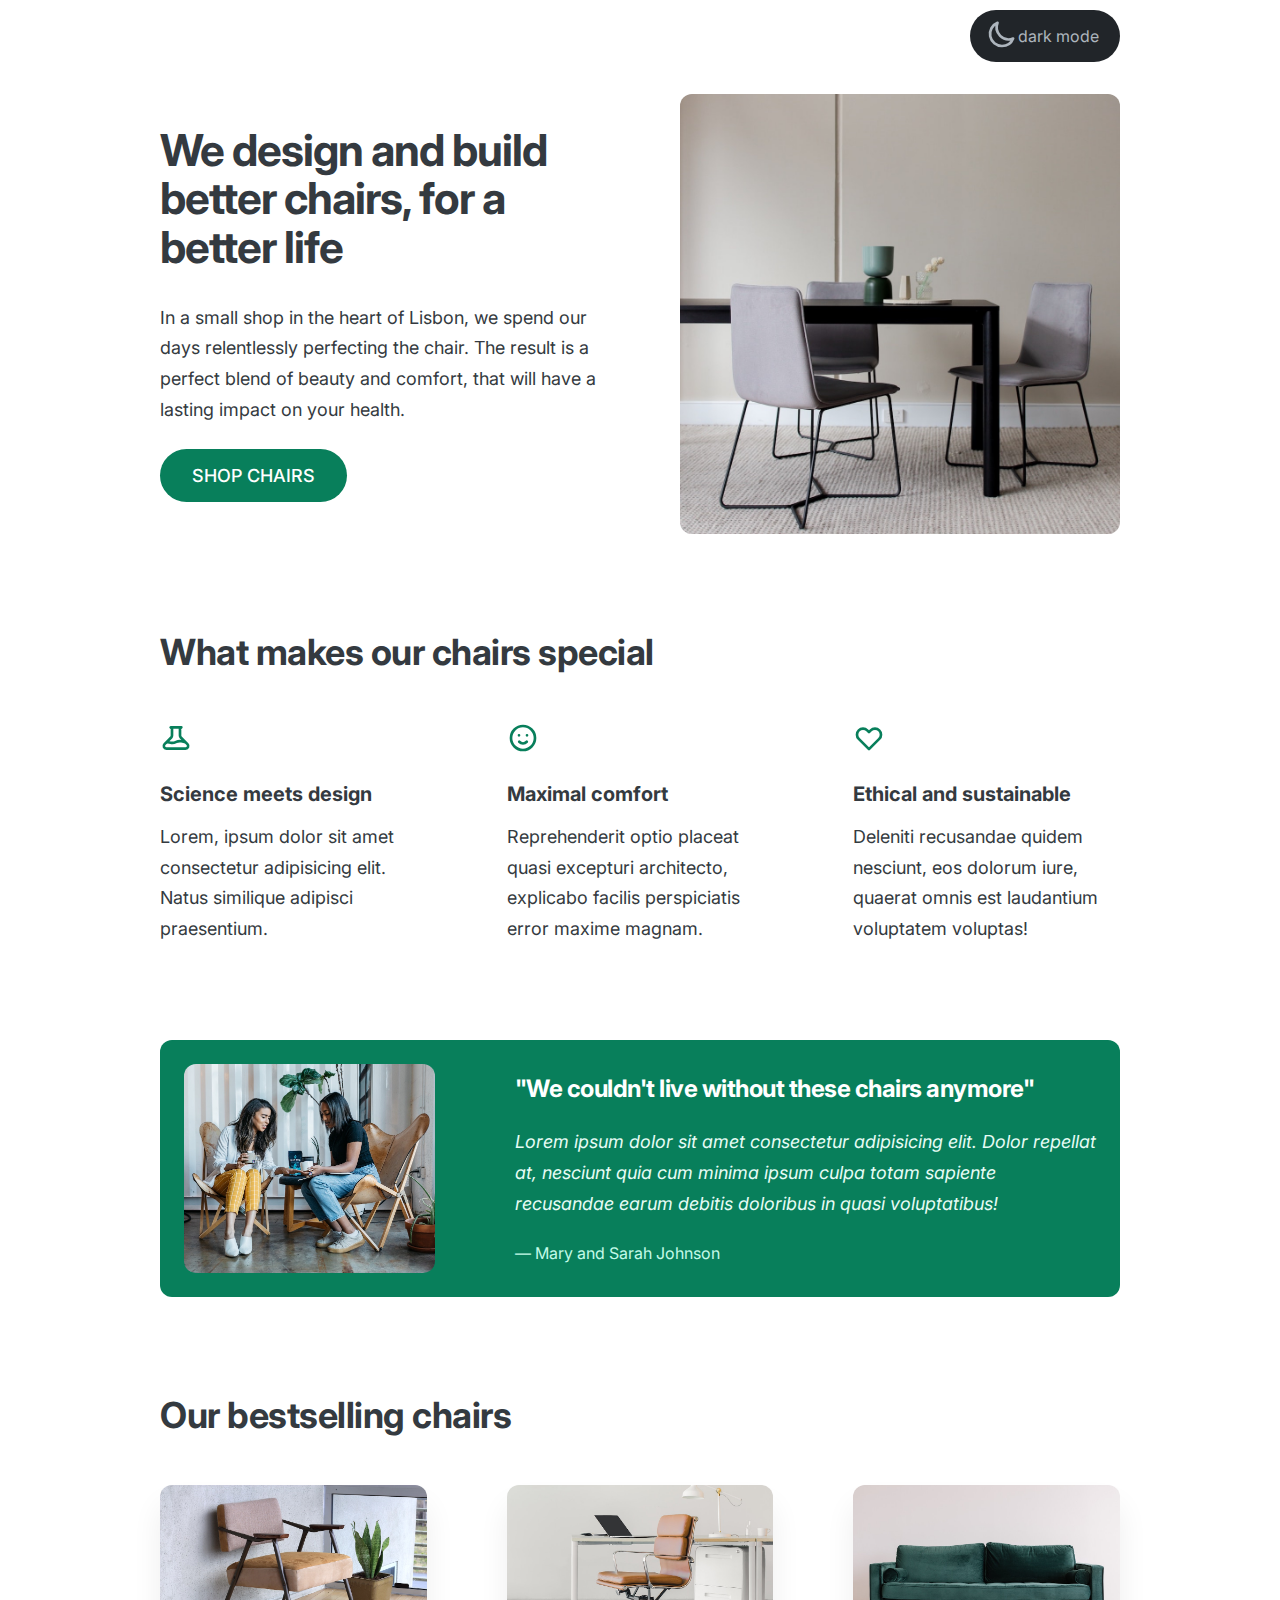
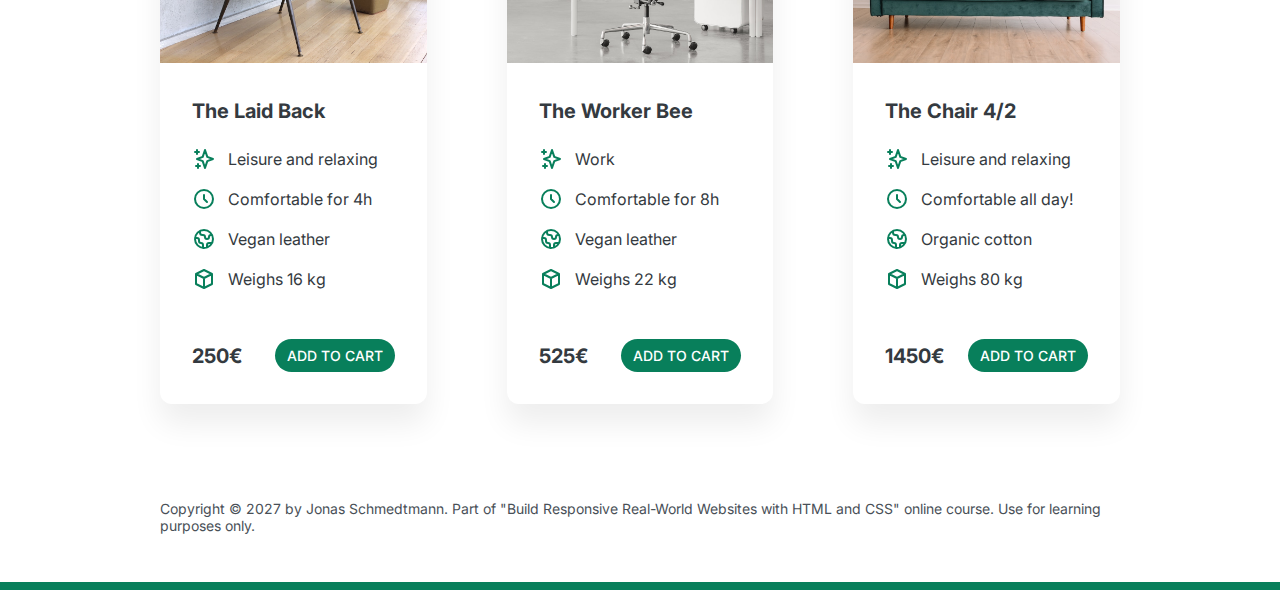
<file: index.html>
<!DOCTYPE html>
<html lang="en">
  <head>
    <meta charset="UTF-8" />
    <meta http-equiv="X-UA-Compatible" content="IE=edge" />
    <meta name="viewport" content="width=device-width, initial-scale=1.0" />

    <link rel="stylesheet" href="style.css" />
    <title>Lisbon Chair Shop</title>
    <!-- FONT INTER -->
    <link rel="preconnect" href="https://fonts.googleapis.com">
    <link rel="preconnect" href="https://fonts.gstatic.com" crossorigin>
    
    <link href="https://fonts.googleapis.com/css2?family=Inter:wght@400;500;600;700;800;900&display=swap" rel="stylesheet">
  </head>
  <body>
    
    
    <div class="container">
      
      <!-- DARK MODE BUTTON -->
        <div class="dark-mode-container">
          
          <a href="dark-mode/index.html" class="dark-mode-link">
            <svg xmlns="http://www.w3.org/2000/svg" class="dark-mode-icon" fill="none" viewBox="0 0 24 24" stroke="currentColor" stroke-width="2">
              <path stroke-linecap="round" stroke-linejoin="round" d="M20.354 15.354A9 9 0 018.646 3.646 9.003 9.003 0 0012 21a9.003 9.003 0 008.354-5.646z" />
            </svg>
          </a>
          <a href="dark-mode/index.html" class="dark-mode-text">dark mode</a>
        </div>
      
        
      <header>
        <div class="header-text-box">
          <h1>We design and build better chairs, for a better life</h1>
          <p class="header-text">
            In a small shop in the heart of Lisbon, we spend our days
            relentlessly perfecting the chair. The result is a perfect blend of
            beauty and comfort, that will have a lasting impact on your health.
          </p>
          <a class="btn btn--big" href="#">Shop chairs</a>
        </div>
        <img src="hero.jpg" alt="Photo" />
      </header>

      <section>
        <h2>What makes our chairs special</h2>
        <div class="grid-3-cols">
          <div>
            <svg xmlns="http://www.w3.org/2000/svg" class="features-icon" fill="none" viewBox="0 0 24 24" stroke="currentColor" stroke-width="2">
              <path stroke-linecap="round" stroke-linejoin="round" d="M19.428 15.428a2 2 0 00-1.022-.547l-2.387-.477a6 6 0 00-3.86.517l-.318.158a6 6 0 01-3.86.517L6.05 15.21a2 2 0 00-1.806.547M8 4h8l-1 1v5.172a2 2 0 00.586 1.414l5 5c1.26 1.26.367 3.414-1.415 3.414H4.828c-1.782 0-2.674-2.154-1.414-3.414l5-5A2 2 0 009 10.172V5L8 4z" />
            </svg>
            <p class="features-title"><strong>Science meets design</strong></p>
            <p class="features-text">
              Lorem, ipsum dolor sit amet consectetur adipisicing elit. Natus
              similique adipisci praesentium.
            </p>
          </div>

          <div>
            <svg xmlns="http://www.w3.org/2000/svg" class="features-icon" fill="none" viewBox="0 0 24 24" stroke="currentColor" stroke-width="2">
              <path stroke-linecap="round" stroke-linejoin="round" d="M14.828 14.828a4 4 0 01-5.656 0M9 10h.01M15 10h.01M21 12a9 9 0 11-18 0 9 9 0 0118 0z" />
            </svg>
            <p class="features-title">
              <strong>Maximal comfort</strong>
            </p>
            <p class="features-text">
              Reprehenderit optio placeat quasi excepturi architecto, explicabo
              facilis perspiciatis error maxime magnam.
            </p>
          </div>

          <div>
            <svg xmlns="http://www.w3.org/2000/svg" class="features-icon" fill="none" viewBox="0 0 24 24" stroke="currentColor" stroke-width="2">
              <path stroke-linecap="round" stroke-linejoin="round" d="M4.318 6.318a4.5 4.5 0 000 6.364L12 20.364l7.682-7.682a4.5 4.5 0 00-6.364-6.364L12 7.636l-1.318-1.318a4.5 4.5 0 00-6.364 0z" />
            </svg>
            <p class="features-title">
              <strong>Ethical and sustainable</strong>
            </p>
            <p class="features-text">
              Deleniti recusandae quidem nesciunt, eos dolorum iure, quaerat
              omnis est laudantium voluptatem voluptas!
            </p>
          </div>
        </div>
      </section>

      <section class="testimonial-section">
        <div class="grid-3-cols">
          <img src="customers.jpg" alt="People sitting on chairs" />
          <div class="testimonial-box">
            <h2>"We couldn't live without these chairs anymore"</h2>
            <blockquote class="testimonial-text">
              Lorem ipsum dolor sit amet consectetur adipisicing elit. Dolor
              repellat at, nesciunt quia cum minima ipsum culpa totam sapiente
              recusandae earum debitis doloribus in quasi voluptatibus!
            </blockquote>
            <p class="testimonial-author">&mdash; Mary and Sarah Johnson</p>
          </div>
        </div>
      </section>

      <section>
        <h2>Our bestselling chairs</h2>
        <div class="grid-3-cols">
          <figure class="chair">
            <img src="chair-1.jpg" alt="Chair" />
            <div class="chair-box">
              <h3>The Laid Back</h3>
              <ul class="chair-details">
                <li>
                  <svg xmlns="http://www.w3.org/2000/svg" class="chair-icon" fill="none" viewBox="0 0 24 24" stroke="currentColor" stroke-width="2">
                    <path stroke-linecap="round" stroke-linejoin="round" d="M5 3v4M3 5h4M6 17v4m-2-2h4m5-16l2.286 6.857L21 12l-5.714 2.143L13 21l-2.286-6.857L5 12l5.714-2.143L13 3z" />
                  </svg>
                  <!-- Span is a generic INLINE text element, it doesn't have any meaning. It's like a div element, but inline -->
                  <span>Leisure and relaxing</span>
                </li>
                <li>
                  <svg xmlns="http://www.w3.org/2000/svg" class="chair-icon" fill="none" viewBox="0 0 24 24" stroke="currentColor" stroke-width="2">
                    <path stroke-linecap="round" stroke-linejoin="round" d="M12 8v4l3 3m6-3a9 9 0 11-18 0 9 9 0 0118 0z" />
                  </svg>
                  <span>Comfortable for 4h</span>
                </li>
                <li>
                  <svg xmlns="http://www.w3.org/2000/svg" class="chair-icon" fill="none" viewBox="0 0 24 24" stroke="currentColor" stroke-width="2">
                    <path stroke-linecap="round" stroke-linejoin="round" d="M3.055 11H5a2 2 0 012 2v1a2 2 0 002 2 2 2 0 012 2v2.945M8 3.935V5.5A2.5 2.5 0 0010.5 8h.5a2 2 0 012 2 2 2 0 104 0 2 2 0 012-2h1.064M15 20.488V18a2 2 0 012-2h3.064M21 12a9 9 0 11-18 0 9 9 0 0118 0z" />
                  </svg>
                  <span>Vegan leather</span>
                </li>
                <li>
                  <svg xmlns="http://www.w3.org/2000/svg" class="chair-icon" fill="none" viewBox="0 0 24 24" stroke="currentColor" stroke-width="2">
                    <path stroke-linecap="round" stroke-linejoin="round" d="M20 7l-8-4-8 4m16 0l-8 4m8-4v10l-8 4m0-10L4 7m8 4v10M4 7v10l8 4" />
                  </svg>
                  <span>Weighs 16 kg</span>
                </li>
              </ul>
              <div class="chair-price">
                <strong>250€</strong>
                <a href="#" class="btn btn--small">Add to cart</a>
              </div>
            </div>
          </figure>

          <figure class="chair">
            <img src="chair-2.jpg" alt="Chair" />
            <div class="chair-box">
              <h3>The Worker Bee</h3>
              <ul class="chair-details">
                <li>
                  <svg xmlns="http://www.w3.org/2000/svg" class="chair-icon" fill="none" viewBox="0 0 24 24" stroke="currentColor" stroke-width="2">
                    <path stroke-linecap="round" stroke-linejoin="round" d="M5 3v4M3 5h4M6 17v4m-2-2h4m5-16l2.286 6.857L21 12l-5.714 2.143L13 21l-2.286-6.857L5 12l5.714-2.143L13 3z" />
                  </svg>
                  <span>Work</span>
                </li>
                <li>
<svg xmlns="http://www.w3.org/2000/svg" class="chair-icon" fill="none" viewBox="0 0 24 24" stroke="currentColor" stroke-width="2">
                    <path stroke-linecap="round" stroke-linejoin="round" d="M12 8v4l3 3m6-3a9 9 0 11-18 0 9 9 0 0118 0z" />
                  </svg>
                  <span>Comfortable for 8h</span>
                </li>
                <li>
<svg xmlns="http://www.w3.org/2000/svg" class="chair-icon" fill="none" viewBox="0 0 24 24" stroke="currentColor" stroke-width="2">
                    <path stroke-linecap="round" stroke-linejoin="round" d="M3.055 11H5a2 2 0 012 2v1a2 2 0 002 2 2 2 0 012 2v2.945M8 3.935V5.5A2.5 2.5 0 0010.5 8h.5a2 2 0 012 2 2 2 0 104 0 2 2 0 012-2h1.064M15 20.488V18a2 2 0 012-2h3.064M21 12a9 9 0 11-18 0 9 9 0 0118 0z" />
                  </svg>
                  <span>Vegan leather</span>
                </li>
                <li>
<svg xmlns="http://www.w3.org/2000/svg" class="chair-icon" fill="none" viewBox="0 0 24 24" stroke="currentColor" stroke-width="2">
                    <path stroke-linecap="round" stroke-linejoin="round" d="M20 7l-8-4-8 4m16 0l-8 4m8-4v10l-8 4m0-10L4 7m8 4v10M4 7v10l8 4" />
                  </svg>
                  <span>Weighs 22 kg</span>
                </li>
              </ul>
              <div class="chair-price">
                <strong>525€</strong>
                <a href="#" class="btn btn--small">Add to cart</a>
              </div>
            </div>
          </figure>

          <figure class="chair">
            <img src="chair-3.jpg" alt="Chair" />
            <div class="chair-box">
              <h3>The Chair 4/2</h3>
              <ul class="chair-details">
                <li>
                    <svg xmlns="http://www.w3.org/2000/svg" class="chair-icon" fill="none" viewBox="0 0 24 24" stroke="currentColor" stroke-width="2">
                    <path stroke-linecap="round" stroke-linejoin="round" d="M5 3v4M3 5h4M6 17v4m-2-2h4m5-16l2.286 6.857L21 12l-5.714 2.143L13 21l-2.286-6.857L5 12l5.714-2.143L13 3z" />
                  </svg>
                  <span>Leisure and relaxing</span>
                </li>
                <li>
                      <svg xmlns="http://www.w3.org/2000/svg" class="chair-icon" fill="none" viewBox="0 0 24 24" stroke="currentColor" stroke-width="2">
                    <path stroke-linecap="round" stroke-linejoin="round" d="M12 8v4l3 3m6-3a9 9 0 11-18 0 9 9 0 0118 0z" />
                  </svg>
                  <span>Comfortable all day!</span>
                </li>
                <li>
                    <svg xmlns="http://www.w3.org/2000/svg" class="chair-icon" fill="none" viewBox="0 0 24 24" stroke="currentColor" stroke-width="2">
                    <path stroke-linecap="round" stroke-linejoin="round" d="M3.055 11H5a2 2 0 012 2v1a2 2 0 002 2 2 2 0 012 2v2.945M8 3.935V5.5A2.5 2.5 0 0010.5 8h.5a2 2 0 012 2 2 2 0 104 0 2 2 0 012-2h1.064M15 20.488V18a2 2 0 012-2h3.064M21 12a9 9 0 11-18 0 9 9 0 0118 0z" />
                  </svg>
                  <span>Organic cotton</span>
                </li>
                <li>
                  <svg xmlns="http://www.w3.org/2000/svg" class="chair-icon" fill="none" viewBox="0 0 24 24" stroke="currentColor" stroke-width="2">
                    <path stroke-linecap="round" stroke-linejoin="round" d="M20 7l-8-4-8 4m16 0l-8 4m8-4v10l-8 4m0-10L4 7m8 4v10M4 7v10l8 4" />
                  </svg>
                  <span>Weighs 80 kg</span>
                </li>
              </ul>
              <div class="chair-price">
                <strong>1450€</strong>
                <a href="#" class="btn btn--small">Add to cart</a>
              </div>
            </div>
          </figure>
        </div>
      </section>

      <footer>
        Copyright &copy; 2027 by Jonas Schmedtmann. Part of "Build Responsive
        Real-World Websites with HTML and CSS" online course. Use for learning
        purposes only.
      </footer>
    </div>
  </body>
</html>
</file>
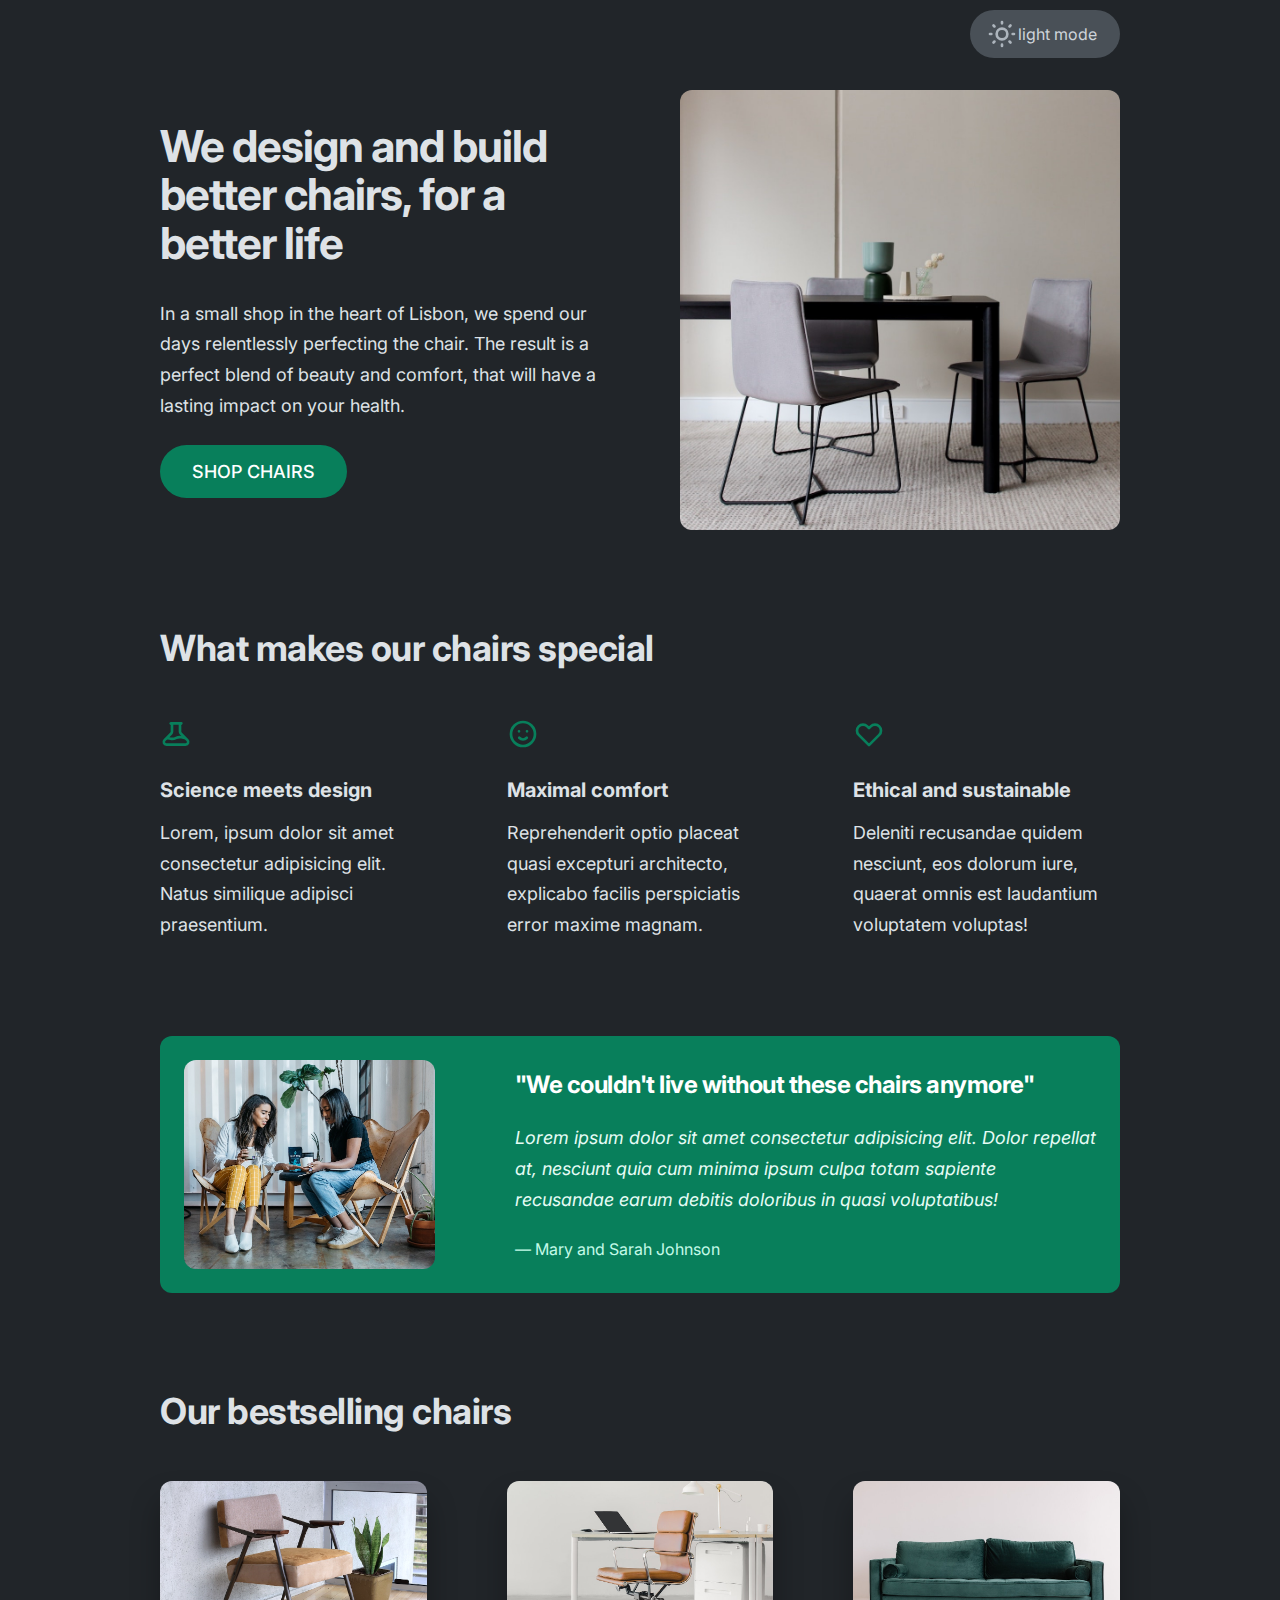
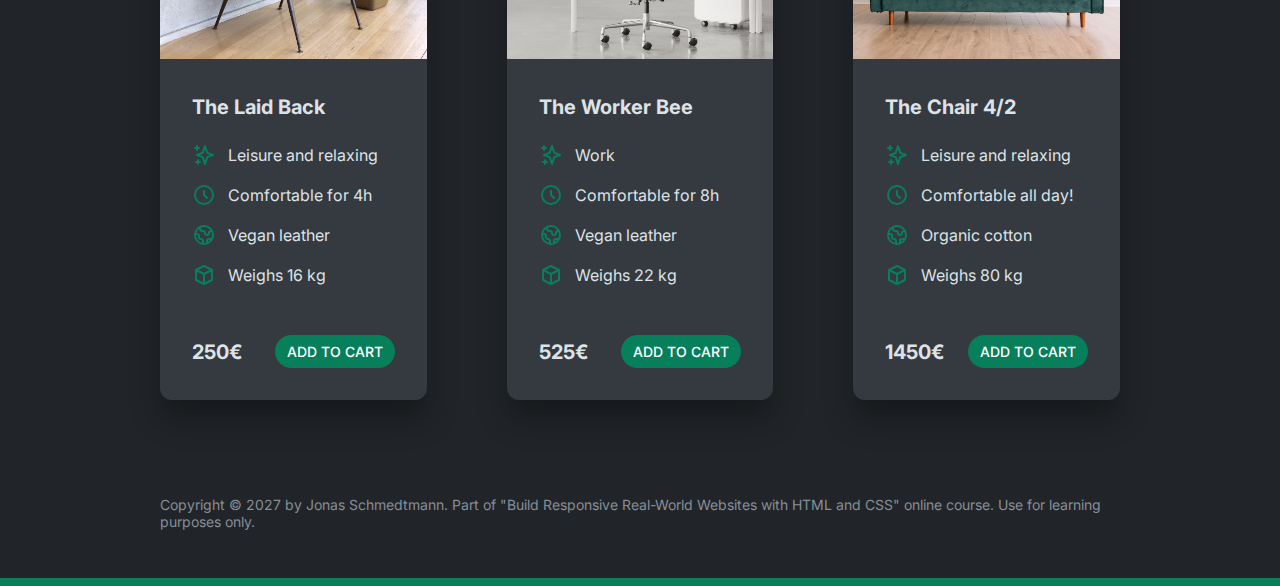
<file: dark-mode/index.html>
<!DOCTYPE html>
<html lang="en">
  <head>
    <meta charset="UTF-8" />
    <meta http-equiv="X-UA-Compatible" content="IE=edge" />
    <meta name="viewport" content="width=device-width, initial-scale=1.0" />

    <link rel="stylesheet" href="style.css" />
    <title>Lisbon Chair Shop</title>
    <!-- FONT INTER -->
    <link rel="preconnect" href="https://fonts.googleapis.com" />
    <link rel="preconnect" href="https://fonts.gstatic.com" crossorigin />
    <link
      href="https://fonts.googleapis.com/css2?family=Inter:wght@400;500;600;700;800;900&display=swap"
      rel="stylesheet"
    />
  </head>
  <body>
    <div class="container">
      <!-- <div class="light-mode-header-container"> -->
        <div class="light-mode-container">
          <a href="../index.html" class="light-mode-link">
            <svg
              xmlns="http://www.w3.org/2000/svg"
              class="light-mode-icon"
              fill="none"
              viewBox="0 0 24 24"
              stroke="currentColor"
              stroke-width="2"
            >
              <path
                stroke-linecap="round"
                stroke-linejoin="round"
                d="M12 3v1m0 16v1m9-9h-1M4 12H3m15.364 6.364l-.707-.707M6.343 6.343l-.707-.707m12.728 0l-.707.707M6.343 17.657l-.707.707M16 12a4 4 0 11-8 0 4 4 0 018 0z"
              />
            </svg>
          </a>
          <a href="../index.html" class="light-mode-text">light mode</a>
        </div>
      <!-- </div> -->

      <header>
        <div class="header-text-box">
          <h1>We design and build better chairs, for a better life</h1>
          <p class="header-text">
            In a small shop in the heart of Lisbon, we spend our days
            relentlessly perfecting the chair. The result is a perfect blend of
            beauty and comfort, that will have a lasting impact on your health.
          </p>
          <a class="btn btn--big" href="#">Shop chairs</a>
        </div>
        <img src="hero.jpg" alt="Photo" />
      </header>

      <section>
        <h2>What makes our chairs special</h2>
        <div class="grid-3-cols">
          <div>
            <svg
              xmlns="http://www.w3.org/2000/svg"
              class="features-icon"
              fill="none"
              viewBox="0 0 24 24"
              stroke="currentColor"
              stroke-width="2"
            >
              <path
                stroke-linecap="round"
                stroke-linejoin="round"
                d="M19.428 15.428a2 2 0 00-1.022-.547l-2.387-.477a6 6 0 00-3.86.517l-.318.158a6 6 0 01-3.86.517L6.05 15.21a2 2 0 00-1.806.547M8 4h8l-1 1v5.172a2 2 0 00.586 1.414l5 5c1.26 1.26.367 3.414-1.415 3.414H4.828c-1.782 0-2.674-2.154-1.414-3.414l5-5A2 2 0 009 10.172V5L8 4z"
              />
            </svg>
            <p class="features-title"><strong>Science meets design</strong></p>
            <p class="features-text">
              Lorem, ipsum dolor sit amet consectetur adipisicing elit. Natus
              similique adipisci praesentium.
            </p>
          </div>

          <div>
            <svg
              xmlns="http://www.w3.org/2000/svg"
              class="features-icon"
              fill="none"
              viewBox="0 0 24 24"
              stroke="currentColor"
              stroke-width="2"
            >
              <path
                stroke-linecap="round"
                stroke-linejoin="round"
                d="M14.828 14.828a4 4 0 01-5.656 0M9 10h.01M15 10h.01M21 12a9 9 0 11-18 0 9 9 0 0118 0z"
              />
            </svg>
            <p class="features-title">
              <strong>Maximal comfort</strong>
            </p>
            <p class="features-text">
              Reprehenderit optio placeat quasi excepturi architecto, explicabo
              facilis perspiciatis error maxime magnam.
            </p>
          </div>

          <div>
            <svg
              xmlns="http://www.w3.org/2000/svg"
              class="features-icon"
              fill="none"
              viewBox="0 0 24 24"
              stroke="currentColor"
              stroke-width="2"
            >
              <path
                stroke-linecap="round"
                stroke-linejoin="round"
                d="M4.318 6.318a4.5 4.5 0 000 6.364L12 20.364l7.682-7.682a4.5 4.5 0 00-6.364-6.364L12 7.636l-1.318-1.318a4.5 4.5 0 00-6.364 0z"
              />
            </svg>
            <p class="features-title">
              <strong>Ethical and sustainable</strong>
            </p>
            <p class="features-text">
              Deleniti recusandae quidem nesciunt, eos dolorum iure, quaerat
              omnis est laudantium voluptatem voluptas!
            </p>
          </div>
        </div>
      </section>

      <section class="testimonial-section">
        <div class="grid-3-cols">
          <img src="customers.jpg" alt="People sitting on chairs" />
          <div class="testimonial-box">
            <h2>"We couldn't live without these chairs anymore"</h2>
            <blockquote class="testimonial-text">
              Lorem ipsum dolor sit amet consectetur adipisicing elit. Dolor
              repellat at, nesciunt quia cum minima ipsum culpa totam sapiente
              recusandae earum debitis doloribus in quasi voluptatibus!
            </blockquote>
            <p class="testimonial-author">&mdash; Mary and Sarah Johnson</p>
          </div>
        </div>
      </section>

      <section>
        <h2>Our bestselling chairs</h2>
        <div class="grid-3-cols">
          <figure class="chair">
            <img src="chair-1.jpg" alt="Chair" />
            <div class="chair-box">
              <h3>The Laid Back</h3>
              <ul class="chair-details">
                <li>
                  <svg
                    xmlns="http://www.w3.org/2000/svg"
                    class="chair-icon"
                    fill="none"
                    viewBox="0 0 24 24"
                    stroke="currentColor"
                    stroke-width="2"
                  >
                    <path
                      stroke-linecap="round"
                      stroke-linejoin="round"
                      d="M5 3v4M3 5h4M6 17v4m-2-2h4m5-16l2.286 6.857L21 12l-5.714 2.143L13 21l-2.286-6.857L5 12l5.714-2.143L13 3z"
                    />
                  </svg>
                  <!-- Span is a generic INLINE text element, it doesn't have any meaning. It's like a div element, but inline -->
                  <span>Leisure and relaxing</span>
                </li>
                <li>
                  <svg
                    xmlns="http://www.w3.org/2000/svg"
                    class="chair-icon"
                    fill="none"
                    viewBox="0 0 24 24"
                    stroke="currentColor"
                    stroke-width="2"
                  >
                    <path
                      stroke-linecap="round"
                      stroke-linejoin="round"
                      d="M12 8v4l3 3m6-3a9 9 0 11-18 0 9 9 0 0118 0z"
                    />
                  </svg>
                  <span>Comfortable for 4h</span>
                </li>
                <li>
                  <svg
                    xmlns="http://www.w3.org/2000/svg"
                    class="chair-icon"
                    fill="none"
                    viewBox="0 0 24 24"
                    stroke="currentColor"
                    stroke-width="2"
                  >
                    <path
                      stroke-linecap="round"
                      stroke-linejoin="round"
                      d="M3.055 11H5a2 2 0 012 2v1a2 2 0 002 2 2 2 0 012 2v2.945M8 3.935V5.5A2.5 2.5 0 0010.5 8h.5a2 2 0 012 2 2 2 0 104 0 2 2 0 012-2h1.064M15 20.488V18a2 2 0 012-2h3.064M21 12a9 9 0 11-18 0 9 9 0 0118 0z"
                    />
                  </svg>
                  <span>Vegan leather</span>
                </li>
                <li>
                  <svg
                    xmlns="http://www.w3.org/2000/svg"
                    class="chair-icon"
                    fill="none"
                    viewBox="0 0 24 24"
                    stroke="currentColor"
                    stroke-width="2"
                  >
                    <path
                      stroke-linecap="round"
                      stroke-linejoin="round"
                      d="M20 7l-8-4-8 4m16 0l-8 4m8-4v10l-8 4m0-10L4 7m8 4v10M4 7v10l8 4"
                    />
                  </svg>
                  <span>Weighs 16 kg</span>
                </li>
              </ul>
              <div class="chair-price">
                <strong>250€</strong>
                <a href="#" class="btn btn--small">Add to cart</a>
              </div>
            </div>
          </figure>

          <figure class="chair">
            <img src="chair-2.jpg" alt="Chair" />
            <div class="chair-box">
              <h3>The Worker Bee</h3>
              <ul class="chair-details">
                <li>
                  <svg
                    xmlns="http://www.w3.org/2000/svg"
                    class="chair-icon"
                    fill="none"
                    viewBox="0 0 24 24"
                    stroke="currentColor"
                    stroke-width="2"
                  >
                    <path
                      stroke-linecap="round"
                      stroke-linejoin="round"
                      d="M5 3v4M3 5h4M6 17v4m-2-2h4m5-16l2.286 6.857L21 12l-5.714 2.143L13 21l-2.286-6.857L5 12l5.714-2.143L13 3z"
                    />
                  </svg>
                  <span>Work</span>
                </li>
                <li>
                  <svg
                    xmlns="http://www.w3.org/2000/svg"
                    class="chair-icon"
                    fill="none"
                    viewBox="0 0 24 24"
                    stroke="currentColor"
                    stroke-width="2"
                  >
                    <path
                      stroke-linecap="round"
                      stroke-linejoin="round"
                      d="M12 8v4l3 3m6-3a9 9 0 11-18 0 9 9 0 0118 0z"
                    />
                  </svg>
                  <span>Comfortable for 8h</span>
                </li>
                <li>
                  <svg
                    xmlns="http://www.w3.org/2000/svg"
                    class="chair-icon"
                    fill="none"
                    viewBox="0 0 24 24"
                    stroke="currentColor"
                    stroke-width="2"
                  >
                    <path
                      stroke-linecap="round"
                      stroke-linejoin="round"
                      d="M3.055 11H5a2 2 0 012 2v1a2 2 0 002 2 2 2 0 012 2v2.945M8 3.935V5.5A2.5 2.5 0 0010.5 8h.5a2 2 0 012 2 2 2 0 104 0 2 2 0 012-2h1.064M15 20.488V18a2 2 0 012-2h3.064M21 12a9 9 0 11-18 0 9 9 0 0118 0z"
                    />
                  </svg>
                  <span>Vegan leather</span>
                </li>
                <li>
                  <svg
                    xmlns="http://www.w3.org/2000/svg"
                    class="chair-icon"
                    fill="none"
                    viewBox="0 0 24 24"
                    stroke="currentColor"
                    stroke-width="2"
                  >
                    <path
                      stroke-linecap="round"
                      stroke-linejoin="round"
                      d="M20 7l-8-4-8 4m16 0l-8 4m8-4v10l-8 4m0-10L4 7m8 4v10M4 7v10l8 4"
                    />
                  </svg>
                  <span>Weighs 22 kg</span>
                </li>
              </ul>
              <div class="chair-price">
                <strong>525€</strong>
                <a href="#" class="btn btn--small">Add to cart</a>
              </div>
            </div>
          </figure>

          <figure class="chair">
            <img src="chair-3.jpg" alt="Chair" />
            <div class="chair-box">
              <h3>The Chair 4/2</h3>
              <ul class="chair-details">
                <li>
                  <svg
                    xmlns="http://www.w3.org/2000/svg"
                    class="chair-icon"
                    fill="none"
                    viewBox="0 0 24 24"
                    stroke="currentColor"
                    stroke-width="2"
                  >
                    <path
                      stroke-linecap="round"
                      stroke-linejoin="round"
                      d="M5 3v4M3 5h4M6 17v4m-2-2h4m5-16l2.286 6.857L21 12l-5.714 2.143L13 21l-2.286-6.857L5 12l5.714-2.143L13 3z"
                    />
                  </svg>
                  <span>Leisure and relaxing</span>
                </li>
                <li>
                  <svg
                    xmlns="http://www.w3.org/2000/svg"
                    class="chair-icon"
                    fill="none"
                    viewBox="0 0 24 24"
                    stroke="currentColor"
                    stroke-width="2"
                  >
                    <path
                      stroke-linecap="round"
                      stroke-linejoin="round"
                      d="M12 8v4l3 3m6-3a9 9 0 11-18 0 9 9 0 0118 0z"
                    />
                  </svg>
                  <span>Comfortable all day!</span>
                </li>
                <li>
                  <svg
                    xmlns="http://www.w3.org/2000/svg"
                    class="chair-icon"
                    fill="none"
                    viewBox="0 0 24 24"
                    stroke="currentColor"
                    stroke-width="2"
                  >
                    <path
                      stroke-linecap="round"
                      stroke-linejoin="round"
                      d="M3.055 11H5a2 2 0 012 2v1a2 2 0 002 2 2 2 0 012 2v2.945M8 3.935V5.5A2.5 2.5 0 0010.5 8h.5a2 2 0 012 2 2 2 0 104 0 2 2 0 012-2h1.064M15 20.488V18a2 2 0 012-2h3.064M21 12a9 9 0 11-18 0 9 9 0 0118 0z"
                    />
                  </svg>
                  <span>Organic cotton</span>
                </li>
                <li>
                  <svg
                    xmlns="http://www.w3.org/2000/svg"
                    class="chair-icon"
                    fill="none"
                    viewBox="0 0 24 24"
                    stroke="currentColor"
                    stroke-width="2"
                  >
                    <path
                      stroke-linecap="round"
                      stroke-linejoin="round"
                      d="M20 7l-8-4-8 4m16 0l-8 4m8-4v10l-8 4m0-10L4 7m8 4v10M4 7v10l8 4"
                    />
                  </svg>
                  <span>Weighs 80 kg</span>
                </li>
              </ul>
              <div class="chair-price">
                <strong>1450€</strong>
                <a href="#" class="btn btn--small">Add to cart</a>
              </div>
            </div>
          </figure>
        </div>
      </section>

      <footer>
        Copyright &copy; 2027 by Jonas Schmedtmann. Part of "Build Responsive
        Real-World Websites with HTML and CSS" online course. Use for learning
        purposes only.
      </footer>
    </div>
  </body>
</html>
</file>
<file: style.css>
/*
SPACING SYSTEM (px)
2 / 4 / 8 / 12 / 16 / 24 / 32 / 48 / 64 / 80 / 96 / 128

FONT SIZE SYSTEM (px)
10 / 12 / 14 / 16 / 18 / 20 / 24 / 30 / 36 / 44 / 52 / 62 / 74 / 86 / 98
*/

/* 
MAIN COLOR: #087f5b 
GREY COLOR: #343a40
*/


* {
  margin: 0;
  padding: 0;
  box-sizing: border-box;
}

/* ------------------------ */
/* GENERAL STYLES */
/* ------------------------ */
body {
  font-family:'Inter', sans-serif;
  color: #343a40;
  border-bottom:8px solid #087f5b ;
  
}



.dark-mode-container{
  display:flex;
  
  width:150px;
  margin-top:10px;
  margin-left:auto;
  border-radius:100px;
  padding:8px 16px;
  background-color:#212529;
  
}

.dark-mode-container:hover{
    background-color:#343a40;
    cursor:pointer;
}


.dark-mode-container:hover .dark-mode-icon{
  fill:#868e96;
}

.dark-mode-link{
  text-decoration:none;
 
}

.dark-mode-icon{
  stroke:#adb5bd;
  width:32px;
  height:32px;
  
}

.dark-mode-icon:hover{
  fill:#868e96;
  width:32px;
  height:32px;
  
}


.dark-mode-text:link,
.dark-mode-text:visited{
  color:#adb5bd;
  align-self:center;
  font-family:'Inter', sans-serif;
  text-decoration:none;
}

.dark-mode-text:hover,
.dark-mode-text:active{
  color:#adb5bd;
  align-self:center;
  font-family:'Inter', sans-serif;
  text-decoration:none;
}




.container {
  width: 960px;
  margin: 0 auto;
}

header,
section {
  margin-bottom: 96px;
}

h2 {
  margin-bottom: 48px;
  font-size:36px;
  letter-spacing:-0.5px;
  /* 24 / 30 / 36 */
}

.grid-3-cols {
  display: grid;
  grid-template-columns: repeat(3, 1fr);
  column-gap: 80px;
}

.btn:link,
.btn:visited{
  background-color:#087f5b;
  color:#fff;
  text-decoration:none;
  text-transform:uppercase;
  font-weight: 500;
  display:inline-block;
  border-radius:100px;
}

.btn:hover,
.btn:active{
  background-color:#099268;
}

.btn--big{
  font-size:18px;
  padding: 16px 32px;
}

.btn--small{
  font-size:14px;
  padding:8px 12px;
}

img{
  border-radius:12px;
}

/* ------------------------ */
/* COMPONENT STYLES */
/* ------------------------ */

/* HEADER */
header {
  display: grid;
  grid-template-columns: repeat(2, 1fr);
  column-gap: 80px;
  margin-top: 32px;
}

.header-text-box {
  align-self: center;
}

h1 {
  margin-bottom: 32px;
  font-size: 44px;
  line-height:1.1;
  letter-spacing:-1px;
  /* 44 / 52 / 62 / 74 / 86 / 98 */
}

.header-text {
  margin-bottom: 24px;
  font-size:18px;
  line-height:1.7;
}

img {
  width: 100%;
}

/* FEATURES */
.features-icon {
  stroke:#087f5b;
  width:32px;
  height:32px;
  margin-bottom:24px;
  
}

.features-title {
  margin-bottom: 16px;
  font-size:20px;
}

.features-text {
  font-size:18px;
  line-height:1.7;
}

/* TESTIMONIAL */
.testimonial-section {
  background-color:#087f5b;
  color:#fff;
  padding:24px;
  border-radius:12px;
}


.testimonial-box {
  grid-column: 2 / -1;
  align-self: center;
}

.testimonial-box h2 {
  margin-bottom: 24px;
  font-size:24px;
}

.testimonial-text {
  font-style: italic;
  margin-bottom: 24px;
  font-size:18px;
  line-height:1.7;
  color:#e6fcf5;
}

.testimonial-author{
  color:#c3fae8;
}

/* CHAIRS */
.chair{
  box-shadow:0px 20px 30px 0px rgba(0, 0, 0, 0.07);
  border-radius:12px;
  
}

.chair img{
  border-radius: 12px 12px 0 0 ;
}

.chair-box {
  padding: 32px;
  
}

h3 {
  margin-bottom: 24px;
  font-size:20px;
}

.chair-details {
  list-style: none;
  margin-bottom: 48px;
}

.chair-details li {
  display: flex;
  align-items: center;
  gap: 12px;
  margin-bottom: 16px;
}

.chair-details li:last-child {
  margin-bottom: 0;
}

.chair-icon {
  stroke:#087f5b;
  /* fill:red; */
  width:24px;
  height:24px;

}

.chair-price {
  display: flex;
  justify-content: space-between;
  align-items:center;
  font-size:20px;
  

}

footer {
  margin-bottom: 48px;
  font-size:14px;
  color:#495057;
}
</file>
<file: dark-mode/style.css>
/*
SPACING SYSTEM (px)
2 / 4 / 8 / 12 / 16 / 24 / 32 / 48 / 64 / 80 / 96 / 128

FONT SIZE SYSTEM (px)
10 / 12 / 14 / 16 / 18 / 20 / 24 / 30 / 36 / 44 / 52 / 62 / 74 / 86 / 98
*/

/* 
MAIN COLOR: #087f5b 
GREY COLOR: #343a40
*/


* {
  margin: 0;
  padding: 0;
  box-sizing: border-box;
}

/* ------------------------ */
/* GENERAL STYLES */
/* ------------------------ */
body {
  font-family:'Inter', sans-serif;
  color: #dee2e6;
  border-bottom:8px solid #087f5b ;
  background-color:#212529;
}

.container {
  width: 960px;
  margin: 0 auto;
}



.light-mode-container{
  display:flex;
  align-items:center;

  width:150px;
  margin-top:10px;
  margin-left:auto;
  border-radius:100px;
  padding:8px 16px;
  background-color:#495057;

}

.light-mode-container:hover {
   
  background-color:#343a40;
  cursor:pointer;
}

.light-mode-container:hover .light-mode-icon{
  fill:#ffea00;
  
}

.light-mode-link{
  text-decoration:none;
  display:inline-block;
  height:32px;
  width:32px;
  
  
}

.light-mode-icon{
  stroke:#adb5bd;
  width:32px;
  height:32px;
  
}

.light-mode-icon:hover{
  fill:#ffea00;
  width:32px;
  height:32px;
  
}


.light-mode-text:link,
.light-mode-text:visited{
  color:#ced4da;
  align-self:center;
  font-family:'Inter', sans-serif;
  text-decoration:none;
}

.light-mode-text:hover,
.light-mode-text:active{
  color:#ced4da;
  align-self:center;
  font-family:'Inter', sans-serif;
  text-decoration:none;
}

header,
section {
  margin-bottom: 96px;
}

h2 {
  margin-bottom: 48px;
  font-size:36px;
  letter-spacing:-0.5px;
  /* 24 / 30 / 36 */
}

.grid-3-cols {
  display: grid;
  grid-template-columns: repeat(3, 1fr);
  column-gap: 80px;
}

.btn:link,
.btn:visited{
  background-color:#087f5b;
  color:#fff;
  text-decoration:none;
  text-transform:uppercase;
  font-weight: 500;
  display:inline-block;
  border-radius:100px;
}

.btn:hover,
.btn:active{
  background-color:#099268;
}

.btn--big{
  font-size:18px;
  padding: 16px 32px;
}

.btn--small{
  font-size:14px;
  padding:8px 12px;
}

img{
  border-radius:12px;
}

/* ------------------------ */
/* COMPONENT STYLES */
/* ------------------------ */

/* HEADER */
header {
  display: grid;
  grid-template-columns: repeat(2, 1fr);
  column-gap: 80px;
  margin-top: 32px;
}

.header-text-box {
  align-self: center;
}

h1 {
  margin-bottom: 32px;
  font-size: 44px;
  line-height:1.1;
  letter-spacing:-1px;
  /* 44 / 52 / 62 / 74 / 86 / 98 */
}

.header-text {
  margin-bottom: 24px;
  font-size:18px;
  line-height:1.7;
}

img {
  width: 100%;
}

/* FEATURES */
.features-icon {
  stroke:#087f5b;
  width:32px;
  height:32px;
  margin-bottom:24px;
  
}

.features-title {
  margin-bottom: 16px;
  font-size:20px;
}

.features-text {
  font-size:18px;
  line-height:1.7;
}

/* TESTIMONIAL */
.testimonial-section {
  background-color:#087f5b;
  color:#fff;
  padding:24px;
  border-radius:12px;
}


.testimonial-box {
  grid-column: 2 / -1;
  align-self: center;
}

.testimonial-box h2 {
  margin-bottom: 24px;
  font-size:24px;
}

.testimonial-text {
  font-style: italic;
  margin-bottom: 24px;
  font-size:18px;
  line-height:1.7;
  color:#e6fcf5;
}

.testimonial-author{
  color:#c3fae8;
}

/* CHAIRS */
.chair{
  box-shadow:0px 20px 30px 0px rgba(0, 0, 0, 0.3);
  border-radius:12px;
  background-color:#343a40;
  
}

.chair img{
  border-radius: 12px 12px 0 0 ;
}

.chair-box {
  padding: 32px;
  
}

h3 {
  margin-bottom: 24px;
  font-size:20px;
}

.chair-details {
  list-style: none;
  margin-bottom: 48px;
}

.chair-details li {
  display: flex;
  align-items: center;
  gap: 12px;
  margin-bottom: 16px;
}

.chair-details li:last-child {
  margin-bottom: 0;
}

.chair-icon {
  stroke:#087f5b;
  /* fill:red; */
  width:24px;
  height:24px;

}

.chair-price {
  display: flex;
  justify-content: space-between;
  align-items:center;
  font-size:20px;
  

}

footer {
  margin-bottom: 48px;
  font-size:14px;
  color:#868e96;
}
</file>
